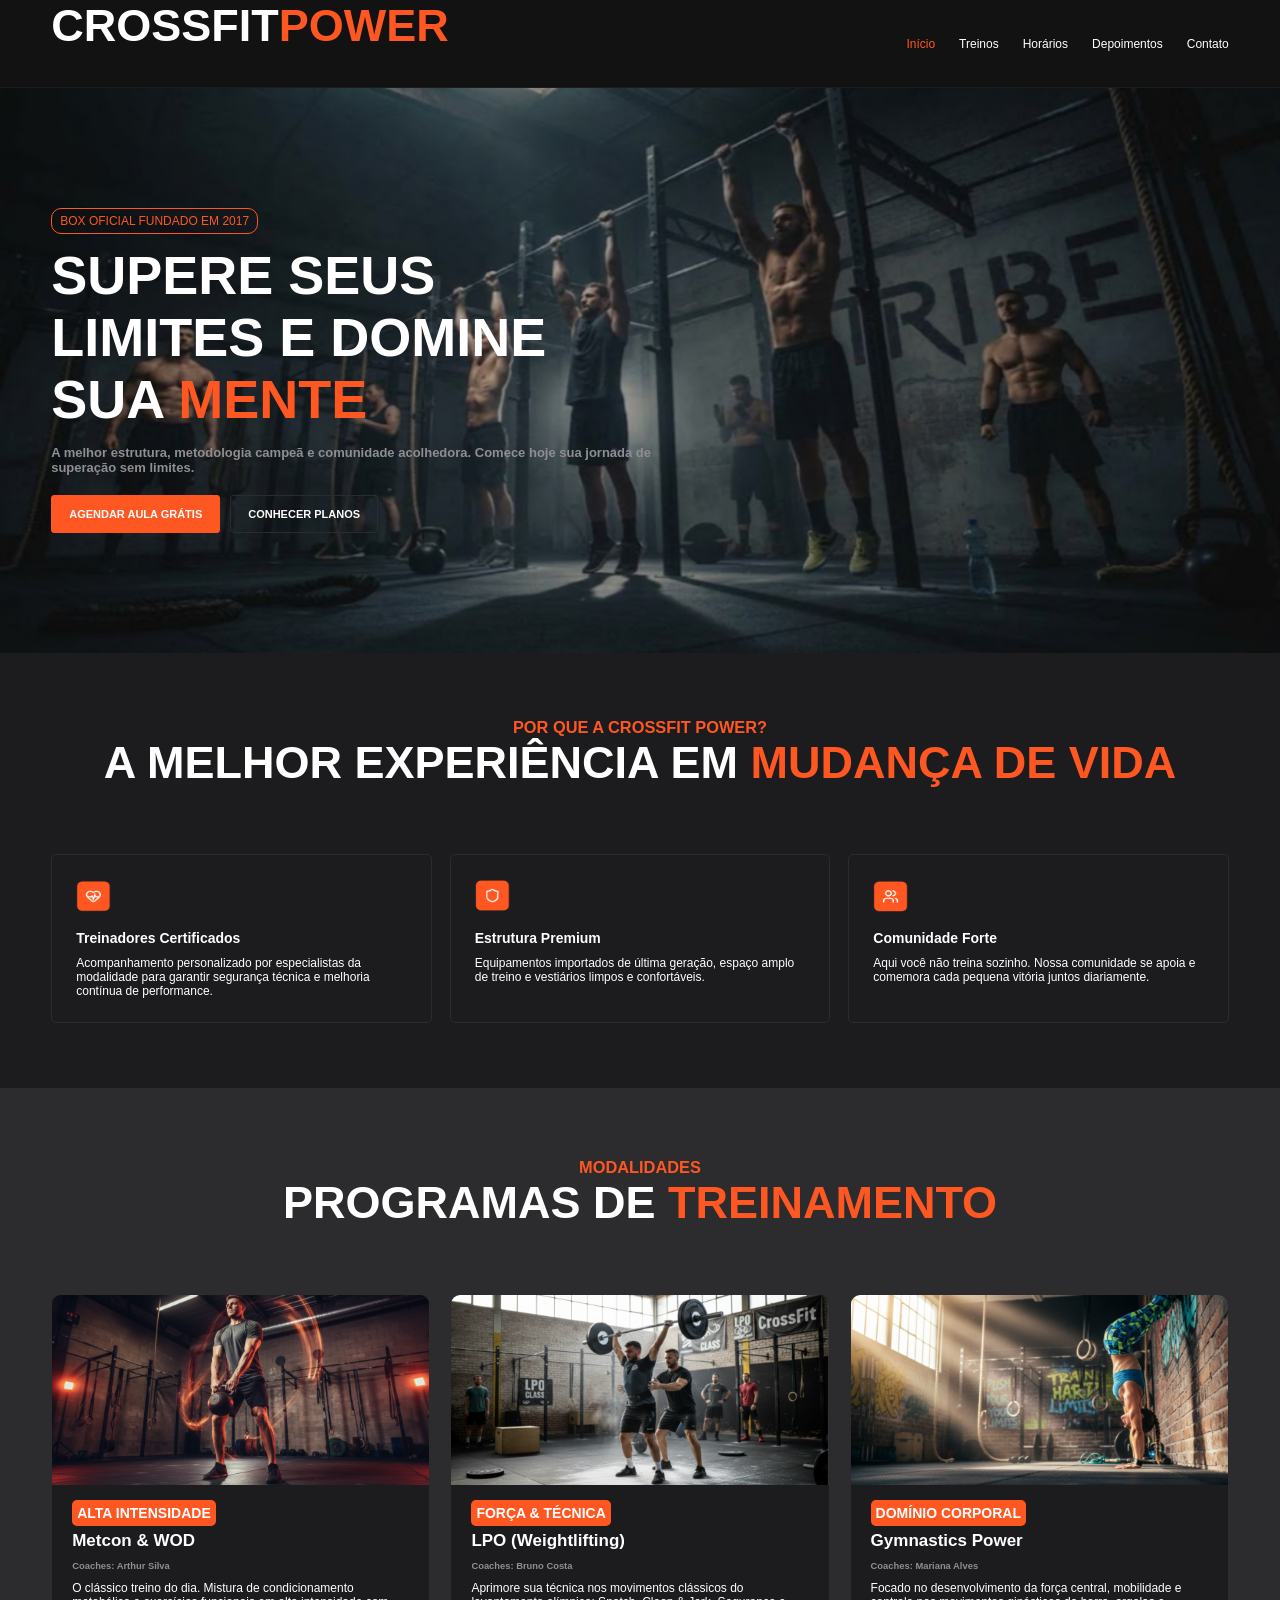
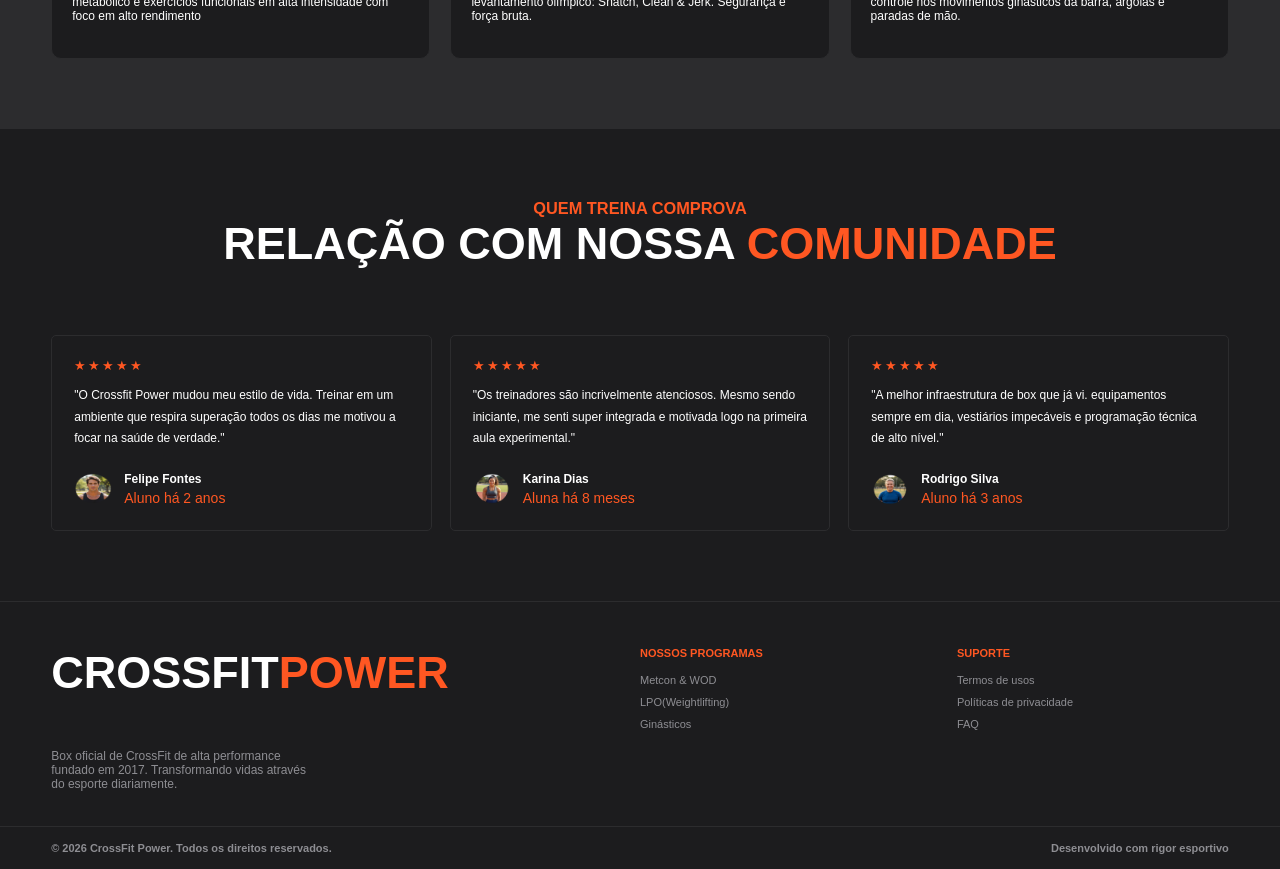
<file: index.html>
<!DOCTYPE html>
<html lang="pt-br">
<head>
    <meta charset="UTF-8">
    <link rel="stylesheet" href="style.css">
    <title>Crossfit Power</title>
</head>
<body>
    <header class="cabecalho">
        <div class="navegacao">
            <h1 class="titulo">CROSSFIT<span>POWER</span></h1>
            <nav>
                <a href="#inicio"><span>Início</span></a>
                <a href="#programas">Treinos</a>
                <a href="horarios.html">Horários</a>
                <a href="#comunidade">Depoimentos</a>
                <a href="formulario.html">Contato</a>
            </nav>
        </div>
    </header>
    <main>
        <section class="banner" id="inicio">
            <img src="Images/imagem banner.png" alt="Imagem de um academia de CrossFit" class="imagem-banner">
            <div class="banner-conteudo">
                <span class="etiqueta">BOX OFICIAL FUNDADO EM 2017</span>
                <h1 class="titulo" id="texto-capa">
                    SUPERE SEUS<br>
                    LIMITES E DOMINE<br>
                    SUA <span>MENTE</span>
                </h1>
                <p id="legenda-capa">
                    A melhor estrutura, metodologia campeã e comunidade acolhedora. Comece hoje sua jornada de superação sem limites.
                </p>
                <div class="botoes">
                    <a href="formulario.html" class="botao">AGENDAR AULA GRÁTIS</a>
                    <a href="#programas" class="botao botao-secundario">
                        CONHECER PLANOS
                    </a>
                </div>
            </div>
        </section>
        <section class="beneficios">
            <div class="container">
                <div class="conjunto-titulo">
                    <h3 class="subtitulo">POR QUE A CROSSFIT POWER?</h3>
                    <h2 class="titulo">A MELHOR EXPERIÊNCIA EM <span>MUDANÇA DE VIDA</span></h2>
                </div>
                <div class="grade-beneficios">
                    <article class="cartao">
                        <img src="Images/Icones/Coracao.png" class="icone">
                        <h3>Treinadores Certificados</h3>
                        <p>
                            Acompanhamento personalizado por especialistas da modalidade para garantir segurança técnica e melhoria contínua de performance.
                        </p>
                    </article>
                    <article class="cartao">
                        <img src="Images/Icones/Escudo.png" class="icone">
                        <h3>Estrutura Premium</h3>
                        <p>
                            Equipamentos importados de última geração, espaço amplo de treino e vestiários limpos e confortáveis.
                        </p>
                    </article>
                    <article class="cartao">
                        <img src="Images/Icones/Icone-comunidade.png" class="icone">
                        <h3>Comunidade Forte</h3>
                        <p>
                            Aqui você não treina sozinho. Nossa comunidade se apoia e comemora cada pequena vitória juntos diariamente.
                        </p>
                    </article>
                </div>
            </div>
        </section>
        <section class="programas" id="programas">
            <div class="container">
                <div class="conjunto-titulo">
                    <h3 class="subtitulo">MODALIDADES</h3>
                    <h2 class="titulo">PROGRAMAS DE <span>TREINAMENTO</span></h2>
                </div>
                <div class="grade-programas">
                    <article class="cartao-programa">
                        <img src="Images/Imagem-metcon-wod.png" alt="Treino de CrossFit">
                        <div class="conteudo-cartao">
                            <span>ALTA INTENSIDADE</span>
                            <h3>Metcon & WOD</h3>
                            <h6>Coaches: Arthur Silva</h6>
                            <p>
                                O clássico treino do dia. Mistura de condicionamento metabólico e exercícios funcionais em alta intensidade com foco em alto rendimento
                            </p>
                        </div>
                    </article>
                    <article class="cartao-programa">
                        <img src="Images/Imagem-levantamento-de-peso.png" alt="Treino de levantamento de peso">
                        <div class="conteudo-cartao">
                            <span>FORÇA & TÉCNICA</span>
                            <h3>LPO (Weightlifting)</h3>
                            <h6>Coaches: Bruno Costa</h6>
                            <p>
                                Aprimore sua técnica nos movimentos clássicos do levantamento olímpico: Snatch, Clean & Jerk. Segurança e força bruta.
                            </p>
                        </div>
                    </article>
                    <article class="cartao-programa">
                        <img src="Images/Imagem-ginastica.png" alt="Treino de condicionamento físico">
                        <div class="conteudo-cartao">
                            <span>DOMÍNIO CORPORAL</span>
                            <h3>Gymnastics Power</h3>
                            <h6>Coaches: Mariana Alves</h6>
                            <p>
                                Focado no desenvolvimento da força central, mobilidade e controle nos movimentos ginásticos da barra, argolas e paradas de mão.
                            </p>
                        </div>
                    </article>
                </div>
            </div>
        </section>
        <section class="comunidade" id="comunidade">
            <div class="container">
                <div class="conjunto-titulo">
                    <h3 class="subtitulo">QUEM TREINA COMPROVA</h3>
                    <h2 class="titulo">RELAÇÃO COM NOSSA <span>COMUNIDADE</span></h2>
                </div>
                <div class="grade-depoimentos">
                    <article class="depoimento">
                        <div class="estrelas">★★★★★</div>
                        <p>
                            "O Crossfit Power mudou meu estilo de vida. Treinar em um ambiente que respira superação todos os dias me motivou a focar na saúde de verdade."
                        </p>
                        <div class="perfil">
                            <img src="Images/Imagem-perfil3.png" alt="Foto de um aluno">
                            <div>
                                <h3>Felipe Fontes</h3>
                                <span>Aluno há 2 anos</span>
                            </div>
                        </div>
                    </article>
                    <article class="depoimento">
                        <div class="estrelas">★★★★★</div>
                        <p>
                            "Os treinadores são incrivelmente atenciosos. Mesmo sendo iniciante, me senti super integrada e motivada logo na primeira aula experimental."
                        </p>
                        <div class="perfil">
                            <img src="Images/Imagem-perfil2.png" alt="Foto de uma aluna">
                            <div>
                                <h3>Karina Dias</h3>
                                <span>Aluna há 8 meses</span>
                            </div>
                        </div>
                    </article>
                    <article class="depoimento">
                        <div class="estrelas">★★★★★</div>
                        <p>
                            "A melhor infraestrutura de box que já vi. equipamentos sempre em dia, vestiários impecáveis e programação técnica de alto nível."
                        </p>
                        <div class="perfil">
                            <img src="Images/Imagem-perfil.png" alt="Foto de um aluno">
                            <div>
                                <h3>Rodrigo Silva</h3>
                                <span>Aluno há 3 anos</span>
                            </div>
                        </div>
                    </article>
                </div>
            </div>
        </section>
    </main>
    <hr>
    <footer class="rodape">
        <div class="container rodape-conteudo">
            <div class="rodape-marca">
                <h1 class="titulo">CROSSFIT<span>POWER</span></h1>
                <p id="rodape-descricao">
                    Box oficial de CrossFit de alta performance fundado em 2017. Transformando vidas através do esporte diariamente.
                </p>
            </div>
            <div class="rodape-itens">
                <h3>NOSSOS PROGRAMAS</h3>
                <p>Metcon & WOD</p>
                <p>LPO(Weightlifting)</p>
                <p>Ginásticos</p>
            </div>
            <div class="rodape-itens">
                <h3>SUPORTE</h3>
                <p>Termos de usos</p>
                <p>Políticas de privacidade</p>
                <p>FAQ</p>
            </div>
        </div>
        <div id="container-direitos">
            <p>© 2026 CrossFit Power. Todos os direitos reservados.</p>
            <p>Desenvolvido com rigor esportivo</p>
        </div>
</footer>
</body>
</html>
</file>
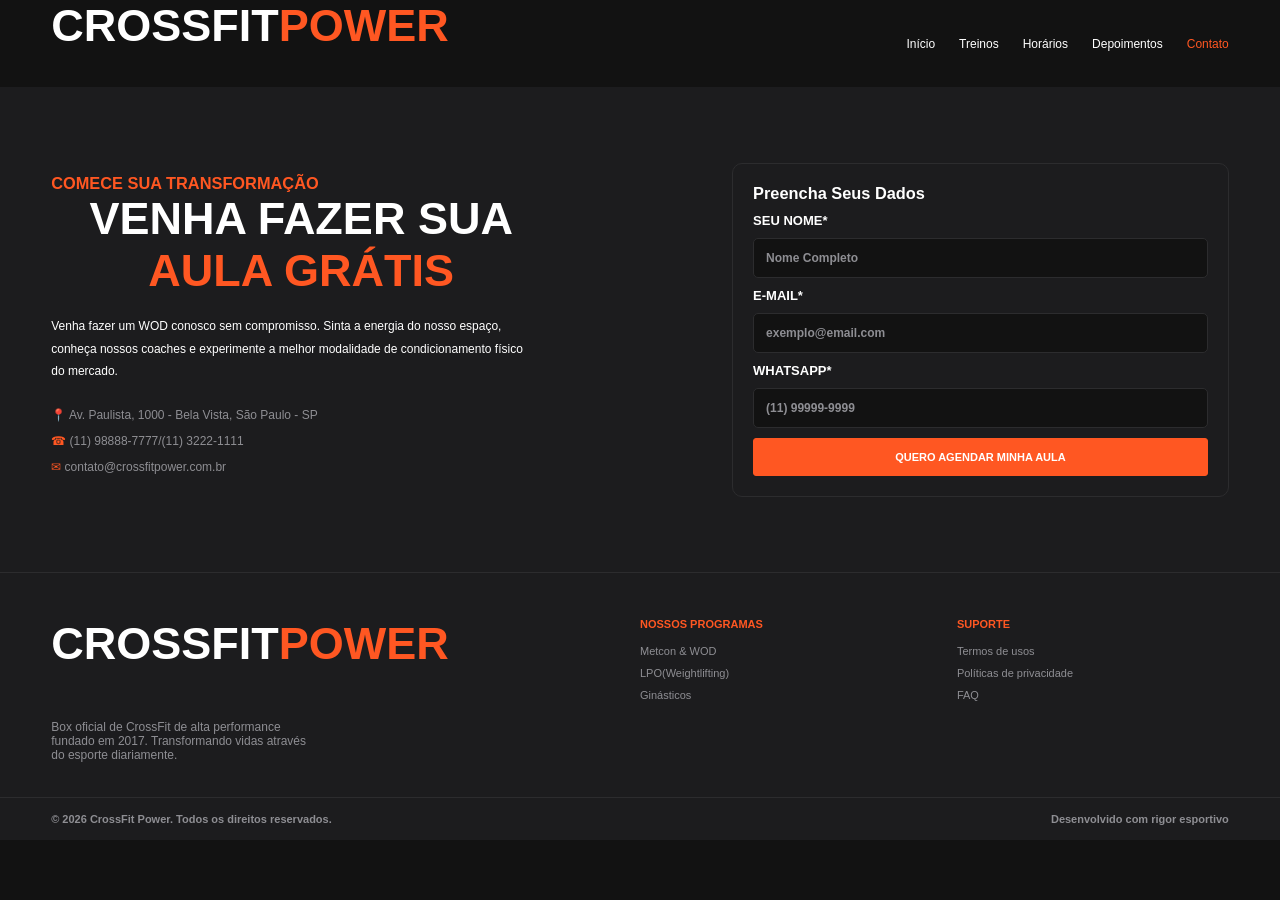
<file: formulario.html>
<!DOCTYPE html>
<html lang="pt-br">
<head>
    <meta charset="UTF-8">
    <link rel="stylesheet" href="style.css">
    <title>Crossfit Power</title>
</head>
<body>
    <header class="cabecalho">
        <div class="navegacao">
            <h1 class="titulo">CROSSFIT<span>POWER</span></h1>
            <nav>
                <a href="index.html">Início</a>
                <a href="index.html">Treinos</a>
                <a href="horarios.html">Horários</a>
                <a href="index.html">Depoimentos</a>
                <a href="formulario.html"><span>Contato</span></a>
            </nav>
        </div>
    </header>
    <section class="contato" id="contato">
        <div class="container contato-conteudo">
            <div class="contato-texto">
                <h3 class="subtitulo">COMECE SUA TRANSFORMAÇÃO</h3>
                <h2 class="titulo">VENHA FAZER SUA <span>AULA GRÁTIS</span></h2>
                <p>
                    Venha fazer um WOD conosco sem compromisso. Sinta a energia do nosso espaço, conheça nossos coaches e experimente a melhor modalidade de condicionamento físico do mercado.
                </p>
                <ul class="lista-contato">
                    <li><span>📍</span> Av. Paulista, 1000 - Bela Vista, São Paulo - SP</li>
                    <li><span>☎</span> (11) 98888-7777/(11) 3222-1111</li>
                    <li><span>✉</span> contato@crossfitpower.com.br</li>
                </ul>
            </div>
            <div class="formulario">
                <h3>Preencha Seus Dados</h3>
                <p class="item-formulario">SEU NOME*</p>
                <p class="entrada">Nome Completo</p>
                <p class="item-formulario">E-MAIL*</p>
                <p class="entrada">exemplo@email.com</p>
                <p class="item-formulario">WHATSAPP*</p>
                <p class="entrada">(11) 99999-9999</p>
                <button class="botao">
                    QUERO AGENDAR MINHA AULA
                </button>
            </div>
        </div>
    </section>
    <hr>
    <footer class="rodape">
        <div class="container rodape-conteudo">
            <div class="rodape-marca">
                <h1 class="titulo">CROSSFIT<span>POWER</span></h1>
                <p id="rodape-descricao">
                    Box oficial de CrossFit de alta performance fundado em 2017. Transformando vidas através do esporte diariamente.
                </p>
            </div>
            <div class="rodape-itens">
                <h3>NOSSOS PROGRAMAS</h3>
                <p>Metcon & WOD</p>
                <p>LPO(Weightlifting)</p>
                <p>Ginásticos</p>
            </div>
            <div class="rodape-itens">
                <h3>SUPORTE</h3>
                <p>Termos de usos</p>
                <p>Políticas de privacidade</p>
                <p>FAQ</p>
            </div>
        </div>
        <div id="container-direitos">
            <p>© 2026 CrossFit Power. Todos os direitos reservados.</p>
            <p>Desenvolvido com rigor esportivo</p>
        </div>
    </footer>
</body>
</file>
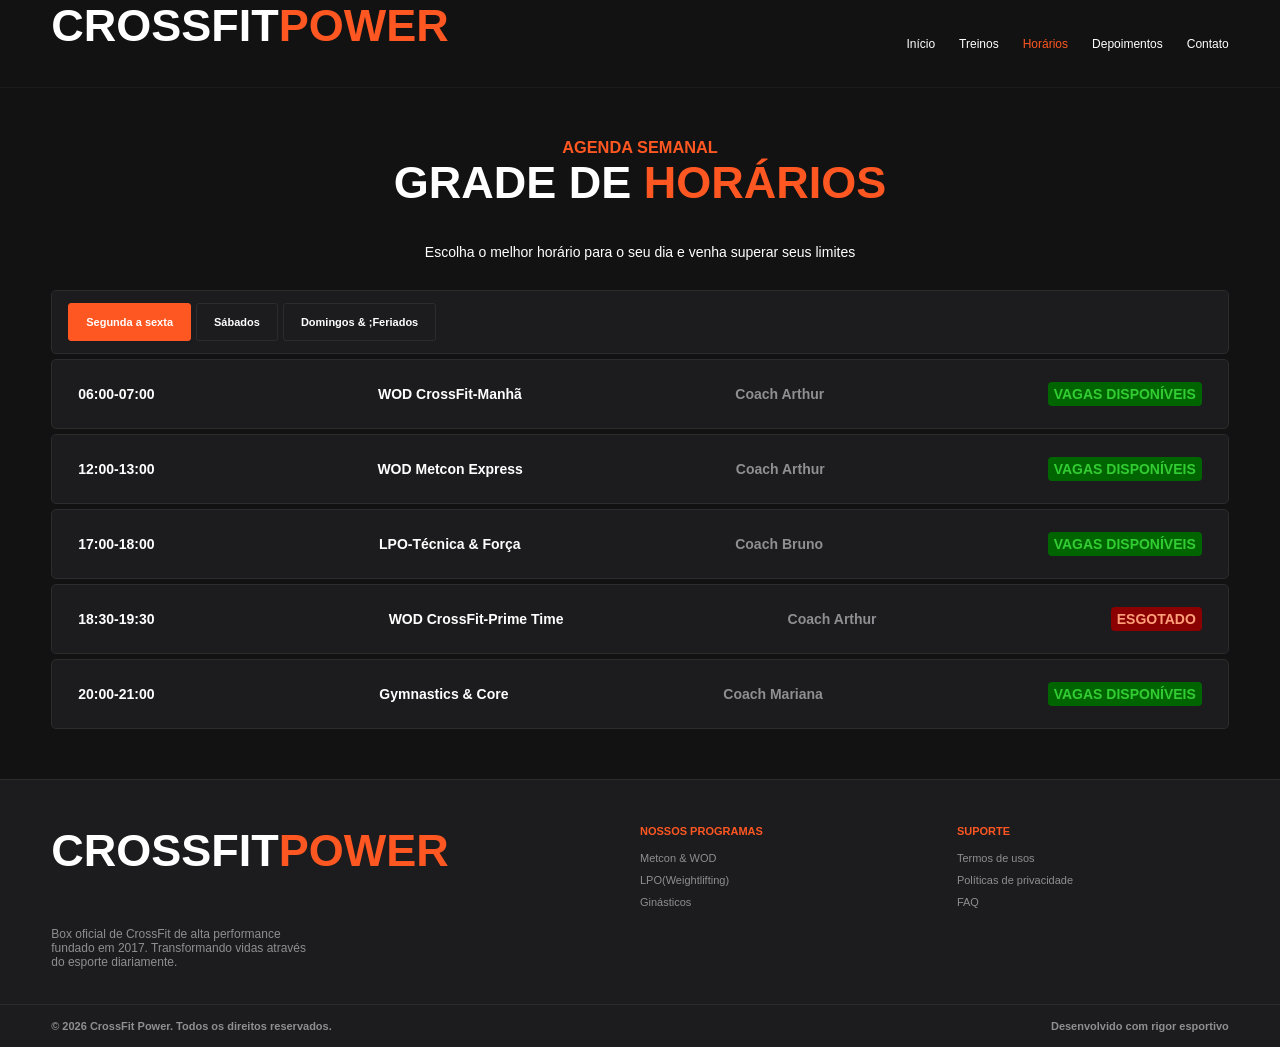
<file: horarios.html>
<!DOCTYPE html>
<html lang="pt-br">
<head>
    <meta charset="UTF-8">
    <link rel="stylesheet" href="style.css">
    <title>Crossfit Power</title>
</head>
<body>
    <header class="cabecalho">
        <div class="navegacao">
            <h1 class="titulo">CROSSFIT<span>POWER</span></h1>
            <nav>
                <a href="index.html">Início</a>
                <a href="index.html">Treinos</a>
                <a href="horarios.html"><span>Horários</span></a>
                <a href="index.html">Depoimentos</a>
                <a href="formulario.html">Contato</a>
            </nav>
        </div>
    </header>
    <section class="horarios" id="horarios">
        <div class="container">
            <div class="conjunto-titulo">
                <h3 class="subtitulo">AGENDA SEMANAL</h3>
                <h2 class="titulo">GRADE DE <span>HORÁRIOS</span></h2>
                <p>Escolha o melhor horário para o seu dia e venha superar seus limites</p>
            </div>
            <div class="grade-horarios">
                <div class="horario" id="horario-botoes">
                    <button class="botao">Segunda a sexta</button>
                    <button class="botao botao-secundario">Sábados</button>
                    <button class="botao botao-secundario">Domingos &amp ;Feriados</button>
                </div>
                <div class="horario"><p class="tempo">06:00-07:00</p>
                    <p class="modalidade">WOD CrossFit-Manhã</p>
                    <p class="coach">Coach Arthur</p>
                    <p class="disponivel">VAGAS DISPONÍVEIS</p>
                </div>
                <div class="horario"><p class="tempo">12:00-13:00</p>
                    <p class="modalidade">WOD Metcon Express</p>
                    <p class="coach">Coach Arthur</p>
                    <p class="disponivel">VAGAS DISPONÍVEIS</p>
                </div>
                <div class="horario"><p class="tempo">17:00-18:00</p>
                    <p class="modalidade">LPO-Técnica & Força</p>
                    <p class="coach">Coach Bruno</p>
                    <p class="disponivel">VAGAS DISPONÍVEIS</p>
                </div>
                <div class="horario"><p class="tempo">18:30-19:30</p>
                    <p class="modalidade">WOD CrossFit-Prime Time</p>
                    <p class="coach">Coach Arthur</p>
                    <p class="indisponivel">ESGOTADO</p>
                </div>
                <div class="horario"><p class="tempo">20:00-21:00</p>
                    <p class="modalidade">Gymnastics & Core</p>
                    <p class="coach">Coach Mariana</p>
                    <p class="disponivel">VAGAS DISPONÍVEIS</p>
                </div>
            </div>
        </div>
    </section>
    <hr>
    <footer class="rodape">
        <div class="container rodape-conteudo">
            <div class="rodape-marca">
                <h1 class="titulo">CROSSFIT<span>POWER</span></h1>
                <p id="rodape-descricao">
                    Box oficial de CrossFit de alta performance fundado em 2017. Transformando vidas através do esporte diariamente.
                </p>
            </div>
            <div class="rodape-itens">
                <h3>NOSSOS PROGRAMAS</h3>
                <p>Metcon & WOD</p>
                <p>LPO(Weightlifting)</p>
                <p>Ginásticos</p>
            </div>
            <div class="rodape-itens">
                <h3>SUPORTE</h3>
                <p>Termos de usos</p>
                <p>Políticas de privacidade</p>
                <p>FAQ</p>
            </div>
        </div>
        <div id="container-direitos">
            <p>© 2026 CrossFit Power. Todos os direitos reservados.</p>
            <p>Desenvolvido com rigor esportivo</p>
        </div>
    </footer>
</body>
</file>
<file: style.css>
* {
    margin: 0;
    padding: 0;
    box-sizing: border-box;
}
body {
    background-color: #121212;
    color: #FFFFFF;
    font-family: Arial, Helvetica, sans-serif;
    font-size: 14px;
}
.container {
    width: 92%;
    margin: 0 auto;
}
section {
    padding: 50px 0;
}
a {
    text-decoration: none;
}
.cabecalho {
    background-color: #121212;
    border-bottom: 1px solid #1C1C1E;
    position: relative;
}
span {
    color: #FF5722;
}
.etiqueta {
    display: inline-block;
    font-size: 12px;
    background-color: transparent;
    color: #FF5722;
    border: 1px solid #FF5722;
    border-radius: 10px;
    padding: 5px 8px;
}
.navegacao {
    width: 92%;
    min-height: 70px;
    margin: 0 auto;
    display: flex;
    justify-content: space-between;
    align-items: center;
    gap: 25px;
}
.navegacao nav {
    display: flex;
    align-items: center;
    justify-content: flex-end;
    flex-wrap: wrap;
    gap: 16px 24px;
}
.navegacao nav a {
    color: #FFFFFF;
    font-size: 12px;
    transition: color 0.3s;
}
.navegacao nav a:hover {
    color: #FF5722;
}
.titulo {
    font-size: 5vh;
    font-weight: 900;
    text-align: center;
    margin-bottom: 35px;
}
.banner {
    min-height: 460px;
    position: relative;
    display: flex;
    align-items: center;
    background-color: #2C2C2E;
    overflow: hidden;
}
.imagem-banner {
    position: absolute;
    inset: 0;
    width: 100%;
    height: 100%;
    background-color: #1C1C1E;
}
.banner-conteudo {
    width: 92%;
    margin: 0 auto;
    position: relative;
    z-index: 1;
    padding-top: 70px;
    padding-bottom: 70px;
    display: flex;
    flex-direction: column;
    align-items: flex-start;
    text-align: left;
}
#texto-capa {
    font-size: 6vh;
    text-align: left;
    margin-top: 10px;
    margin-bottom: 15px;
}
#legenda-capa {
    max-width: 620px;
    margin-bottom: 20px;
    font-size: 13px;
    font-weight: bold;
    color: #8E8E93;
}
.botoes {
    display: flex;
    flex-wrap: wrap;
    gap: 10px;
}
.botao {
    display: inline-block;
    border: 1px solid #FF5722;
    border-radius: 3px;
    padding: 12px 17px;
    background-color: #FF5722;
    color: #FFFFFF;
    font-size: 11px;
    font-weight: bold;
    text-align: center;
}
.botao:hover {
    background-color: #E64A19;
}
.botao-secundario {
    background-color: transparent;
    border-color: #2C2C2E;
}
.botao-secundario:hover {
    background-color: #2C2C2E;
}
.conjunto-titulo {
    display: flex;
    flex-direction: column;
    align-items: center;
    text-align: center;
    margin-bottom: 30px;
}
.subtitulo {
    color: #FF5722;
    font-family: Arial, Helvetica, sans-serif;
}
.beneficios {
    padding: 65px 0;
    background-color: #1C1C1E;
}
.grade-beneficios {
    display: grid;
    grid-template-columns: repeat(3, 1fr);
    gap: 18px;
}
.cartao {
    background-color: #1C1C1E;
    border: 1px solid #2C2C2E;
    border-radius: 5px;
    padding: 24px;
}
.cartao:hover {
    border-color: #FF5722;
}
.icone {
    width: 35px;
    height: 35px;
    display: flex;
    align-items: center;
    justify-content: center;
    background-color: #FF5722;
    color: #FFFFFF;
    border-radius: 4px;
    font-size: 11px;
    font-weight: bold;
    margin-bottom: 16px;
}
.cartao h3 {
    font-size: 14px;
    margin-bottom: 10px;
}
.cartao p {
    font-size: 12px;
}
.programas {
    padding: 70px 0;
    background-color: #2C2C2E;
}
.grade-programas {
    display: grid;
    grid-template-columns: repeat(3, 1fr);
    gap: 20px;
}
.cartao-programa {
    overflow: hidden;
    border: 1px solid #2C2C2E;
    border-radius: 10px;
    background-color: #1C1C1E;
}
.cartao-programa > img {
    display: block;
    width: 100%;
    height: 190px;
    background-color: #2C2C2E;
}
.conteudo-cartao {
    padding: 20px;
}
.conteudo-cartao span{
    background-color: #FF5722;
    color: #FFFFFF;
    font-weight: 900;
    padding: 5px;
    border-radius: 5px;
    margin-bottom: 10px;
}
.conteudo-cartao h3 {
    font-size: 17px;
    margin-bottom: 10px;
    margin-top: 10px;
}
.conteudo-cartao h6 {
    margin-bottom: 10px;
    color: #8E8E93;
}
.conteudo-cartao p {
    font-size: 12px;
    margin-bottom: 15px;
}
.disponivel {
    display: inline-block;
    color: limegreen;
    background-color: darkgreen;
    padding: 4px 6px;
    border-radius: 4px;
    font-weight: bold;
    margin: 10px;
}
.indisponivel {
    display: inline-block;
    color: lightsalmon;
    background-color: darkred;
    padding: 4px 6px;
    border-radius: 4px;
    font-weight: bold;
    margin: 10px;
}
.tempo {
    color: #FFFFFF;
    font-weight: 900;
    font-family: Arial, Helvetica, sans-serif;
    margin: 10px;
}
.coach {
    color: #8E8E93;
    font-weight: 700;
    font-family: Arial, Helvetica, sans-serif;
}
.modalidade {
    font-weight: 700;
    font-family: Arial, Helvetica, sans-serif;
    color: #FFFFFF;
}
.grade-horarios {
    display: grid;
    gap: 5px;
}
.horario {
    border-radius: 5px;
    padding: 12px 16px;
    background-color: #1C1C1E;
    border: 1px solid #2C2C2E;
    display: flex;
    justify-content: space-between;
    align-items: center;
    gap: 5px;
}
#horario-botoes {
    justify-content: flex-start;
    flex-wrap: wrap;
}
.comunidade {
    padding: 70px 0;
    background-color: #1C1C1E;
}
.grade-depoimentos {
    display: grid;
    grid-template-columns: repeat(3, 1fr);
    gap: 18px;
}
.depoimento {
    padding: 22px;
    background-color: #1C1C1E;
    border: 1px solid #2C2C2E;
    border-radius: 5px;
}
.estrelas {
    color: #FF5722;
    font-size: 13px;
    letter-spacing: 2px;
    margin-bottom: 12px;
}
.depoimento > p {
    font-size: 12px;
    line-height: 1.8;
    margin-bottom: 20px;
}
.perfil {
    display: flex;
    align-items: center;
    gap: 12px;
}
.perfil img {
    width: 38px;
    height: 38px;
    flex-shrink: 0;
    border-radius: 50%;
    background-color: #2C2C2E;
}
.perfil h3 {
    font-size: 12px;
    margin-bottom: 4px;
}
.contato {
    padding: 75px 0;
    background-color: #1C1C1E;
}
.contato-conteudo {
    display: grid;
    grid-template-columns: 1fr 0.8fr;
    align-items: center;
    gap: 60px;
}
.contato-texto h2 {
    max-width: 500px;
    font-size: 5vh;
    margin-bottom: 18px;
}
.contato-texto > p {
    max-width: 480px;
    font-size: 12px;
    line-height: 1.9;
    margin-bottom: 25px;
}
.lista-contato {
    list-style: none;
}
.lista-contato li {
    margin-bottom: 12px;
    color: #8E8E93;
    font-size: 12px;
    overflow-wrap: anywhere;
}
.formulario {
    display: grid;
    gap: 10px;
    background-color: #1C1C1E;
    border: 1px solid #2C2C2E;
    border-radius: 10px;
    padding: 20px;
}
.item-formulario {
    font-size: 13px;
    font-weight: 700;
}
.entrada {
    font-size: 12px;
    color: #8E8E93;
    font-weight: 600;
    border: 1px solid #2C2C2E;
    background-color: #121212;
    border-radius: 5px;
    padding: 12px;
}
hr {
    border: none;
    background-color: #2C2C2E;
    height: 1px;
}
.rodape {
    padding-top: 45px;
    background-color: #1C1C1E;
}
.rodape-conteudo {
    display: grid;
    grid-template-columns: 2fr 1fr 1fr;
    gap: 45px;
    padding-bottom: 35px;
}
.rodape-marca {
    display: flex;
    flex-direction: column;
    align-items: flex-start;
}
.rodape-marca p {
    max-width: 270px;
    margin-top: 15px;
    font-size: 12px;
}
.rodape-itens {
    display: flex;
    flex-direction: column;
    gap: 10px;
}
.rodape-itens h3 {
    color: #FF5722;
    font-size: 11px;
    margin-bottom: 5px;
}
#rodape-descricao {
    color: #8E8E93;
}
.rodape-itens p {
    color: #8E8E93;
    font-size: 11px;
}
.rodape-itens p:hover {
    color: #FF5722;
}
#container-direitos {
    display: flex;
    justify-content: space-between;
    flex-wrap: wrap;
    gap: 8px 20px;
    padding: 15px 4%;
    border-top: 1px solid #2C2C2E;
}
#container-direitos p {
    font-size: 11px;
    font-weight: bold;
    color: #8E8E93;
}
</file>
